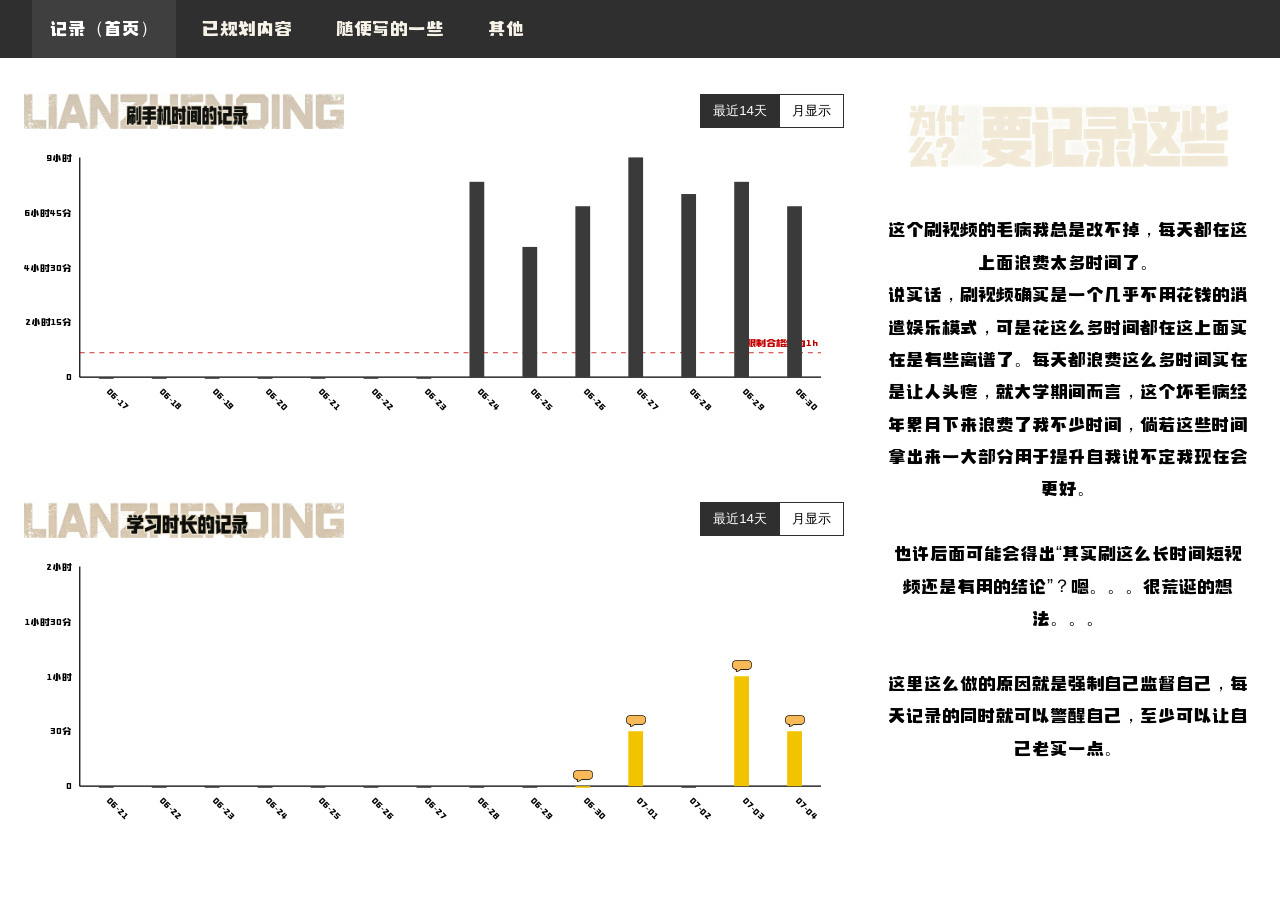
<file: index.html>
﻿<!doctype html>
<html lang="zh-CN">
<head>
  <meta charset="UTF-8" />
  <meta name="viewport" content="width=device-width, initial-scale=1.0" />
  <title></title>
  <link rel="stylesheet" href="./styles/app.css" />
</head>
<body data-page="home">
  <div class="app-shell">
    <header class="site-nav">
      <nav class="sidebar-nav" data-role="sidebar-nav"></nav>
    </header>

    <main class="content">
      <div class="home-layout">
        <div class="chart-column">
          <section class="chart-card" data-mode-target="phone">
            <header class="chart-head">
              <div>
                <img class="chart-title-image" src="./picture/刷手机时间的记录.png" alt="" data-role="phone-title-image" />
              </div>
              <div class="chart-controls">
                <select class="month-select" data-role="phone-month" hidden></select>
                <div class="mode-switch">
                  <button type="button" class="mode-button is-active" data-mode="recent"></button>
                  <button type="button" class="mode-button" data-mode="month"></button>
                </div>
              </div>
            </header>
            <div class="chart-panel" data-role="phone-chart"></div>
          </section>

          <section class="chart-card" data-mode-target="learning">
            <header class="chart-head">
              <div>
                <img class="chart-title-image" src="./picture/学习时长的记录.png" alt="" data-role="learning-title-image" />
              </div>
              <div class="chart-controls">
                <select class="month-select" data-role="learning-month" hidden></select>
                <div class="mode-switch">
                  <button type="button" class="mode-button is-active" data-mode="recent"></button>
                  <button type="button" class="mode-button" data-mode="month"></button>
                </div>
              </div>
            </header>
            <div class="chart-panel" data-role="learning-chart"></div>
          </section>
        </div>

        <aside class="reason-panel">
          <img class="reason-image" src="./picture/为什么要记录这些.png" alt="" data-role="reason-image" />
          <p data-role="reason-copy"></p>
        </aside>
      </div>
    </main>
  </div>

  <script src="./scripts/strings.js"></script>
  <script src="./app.js"></script>
</body>
</html>
</file>
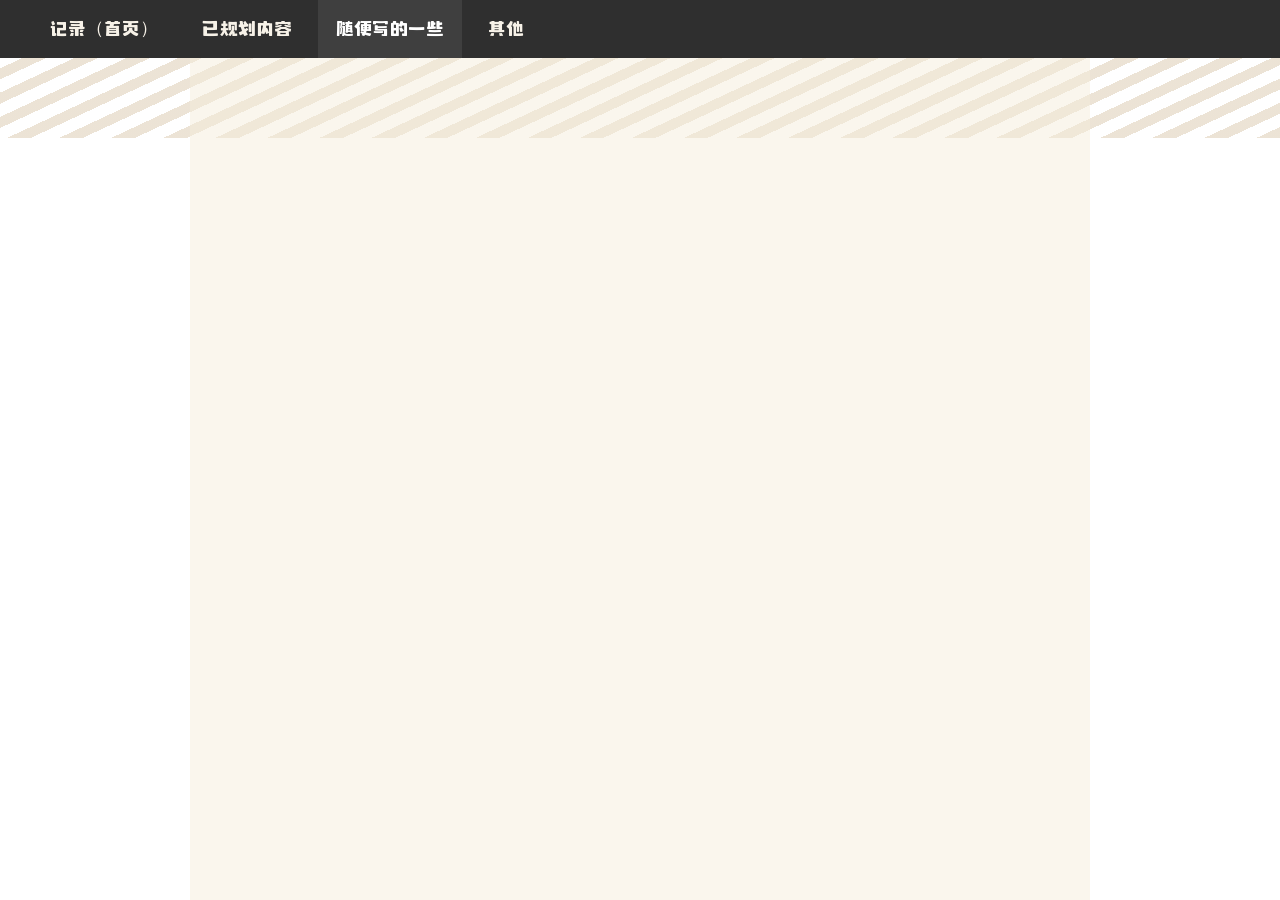
<file: article.html>
<!doctype html>
<html lang="zh-CN">
<head>
  <meta charset="UTF-8" />
  <meta name="viewport" content="width=device-width, initial-scale=1.0" />
  <title></title>
  <link rel="stylesheet" href="./styles/app.css" />
</head>
<body data-page="article">
  <div class="app-shell">
    <header class="site-nav">
      <nav class="sidebar-nav" data-role="sidebar-nav"></nav>
    </header>

    <main class="content">
      <article class="article-detail" data-role="article-detail"></article>
    </main>
  </div>

  <script src="./scripts/strings.js"></script>
  <script src="./app.js"></script>
</body>
</html>
</file>
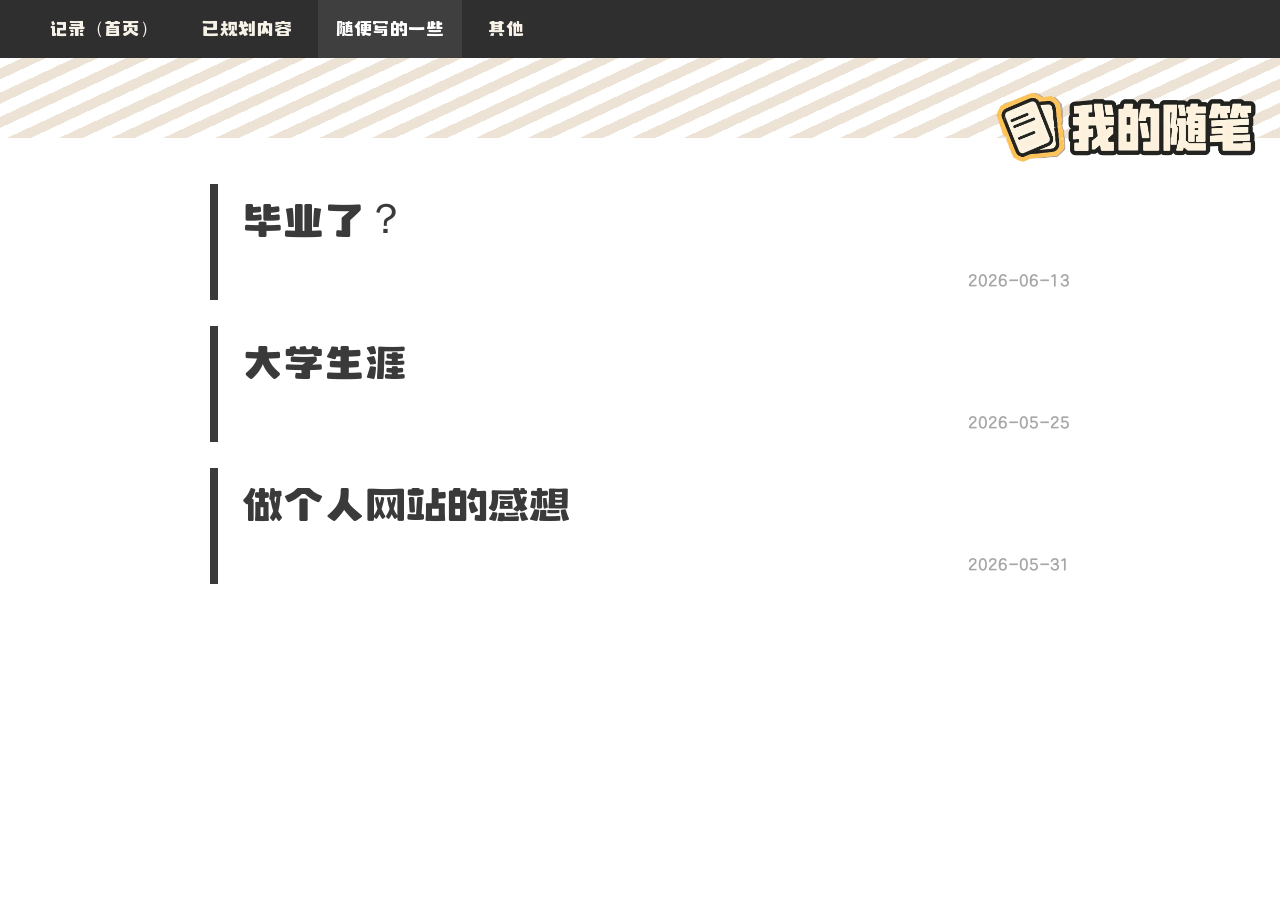
<file: feelfree.html>
﻿<!doctype html>
<html lang="zh-CN">
<head>
  <meta charset="UTF-8" />
  <meta name="viewport" content="width=device-width, initial-scale=1.0" />
  <title></title>
  <link rel="stylesheet" href="./styles/app.css" />
</head>
<body data-page="feelfree">
  <div class="app-shell">
    <header class="site-nav">
      <nav class="sidebar-nav" data-role="sidebar-nav"></nav>
    </header>

    <main class="content">
      <img class="page-corner-image" src="./picture/我的随笔.png" alt="" data-role="essay-image" />
      <div class="entry-list essay-list" data-role="essay-list"></div>
    </main>
  </div>

  <script src="./scripts/strings.js"></script>
  <script src="./app.js"></script>
</body>
</html>
</file>
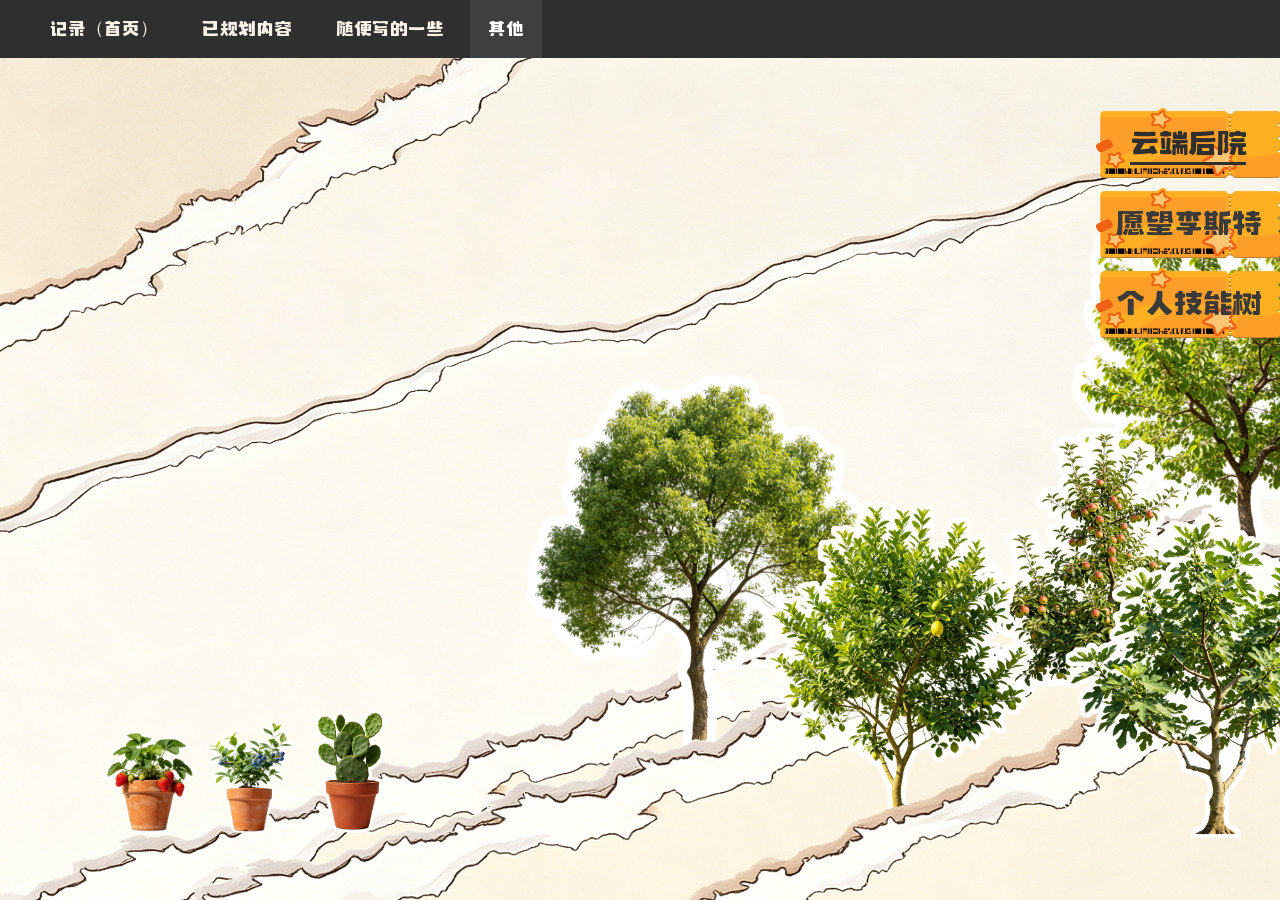
<file: other.html>
<!doctype html>
<html lang="zh-CN">
<head>
  <meta charset="UTF-8" />
  <meta name="viewport" content="width=device-width, initial-scale=1.0" />
  <title></title>
  <link rel="stylesheet" href="./styles/app.css" />
</head>
<body data-page="other">
  <div class="app-shell">
    <header class="site-nav">
      <nav class="sidebar-nav" data-role="sidebar-nav"></nav>
    </header>

    <main class="content other-content">
      <div class="other-switch" data-role="other-switch">
        <button class="other-switch-button is-active" type="button" data-other-tab="yard"></button>
        <button class="other-switch-button" type="button" data-other-tab="wishes"></button>
        <button class="other-switch-button" type="button" data-other-tab="skills"></button>
      </div>

      <section class="other-panel other-panel--yard is-active" data-other-panel="yard"></section>
      <section class="other-panel other-panel--wishes" data-other-panel="wishes"></section>
      <!-- <section class="other-panel other-panel--skills" data-other-panel="skills"></section> -->
    </main>
  </div>

  <script src="./scripts/strings.js"></script>
  <script src="./app.js"></script>
</body>
</html>
</file>
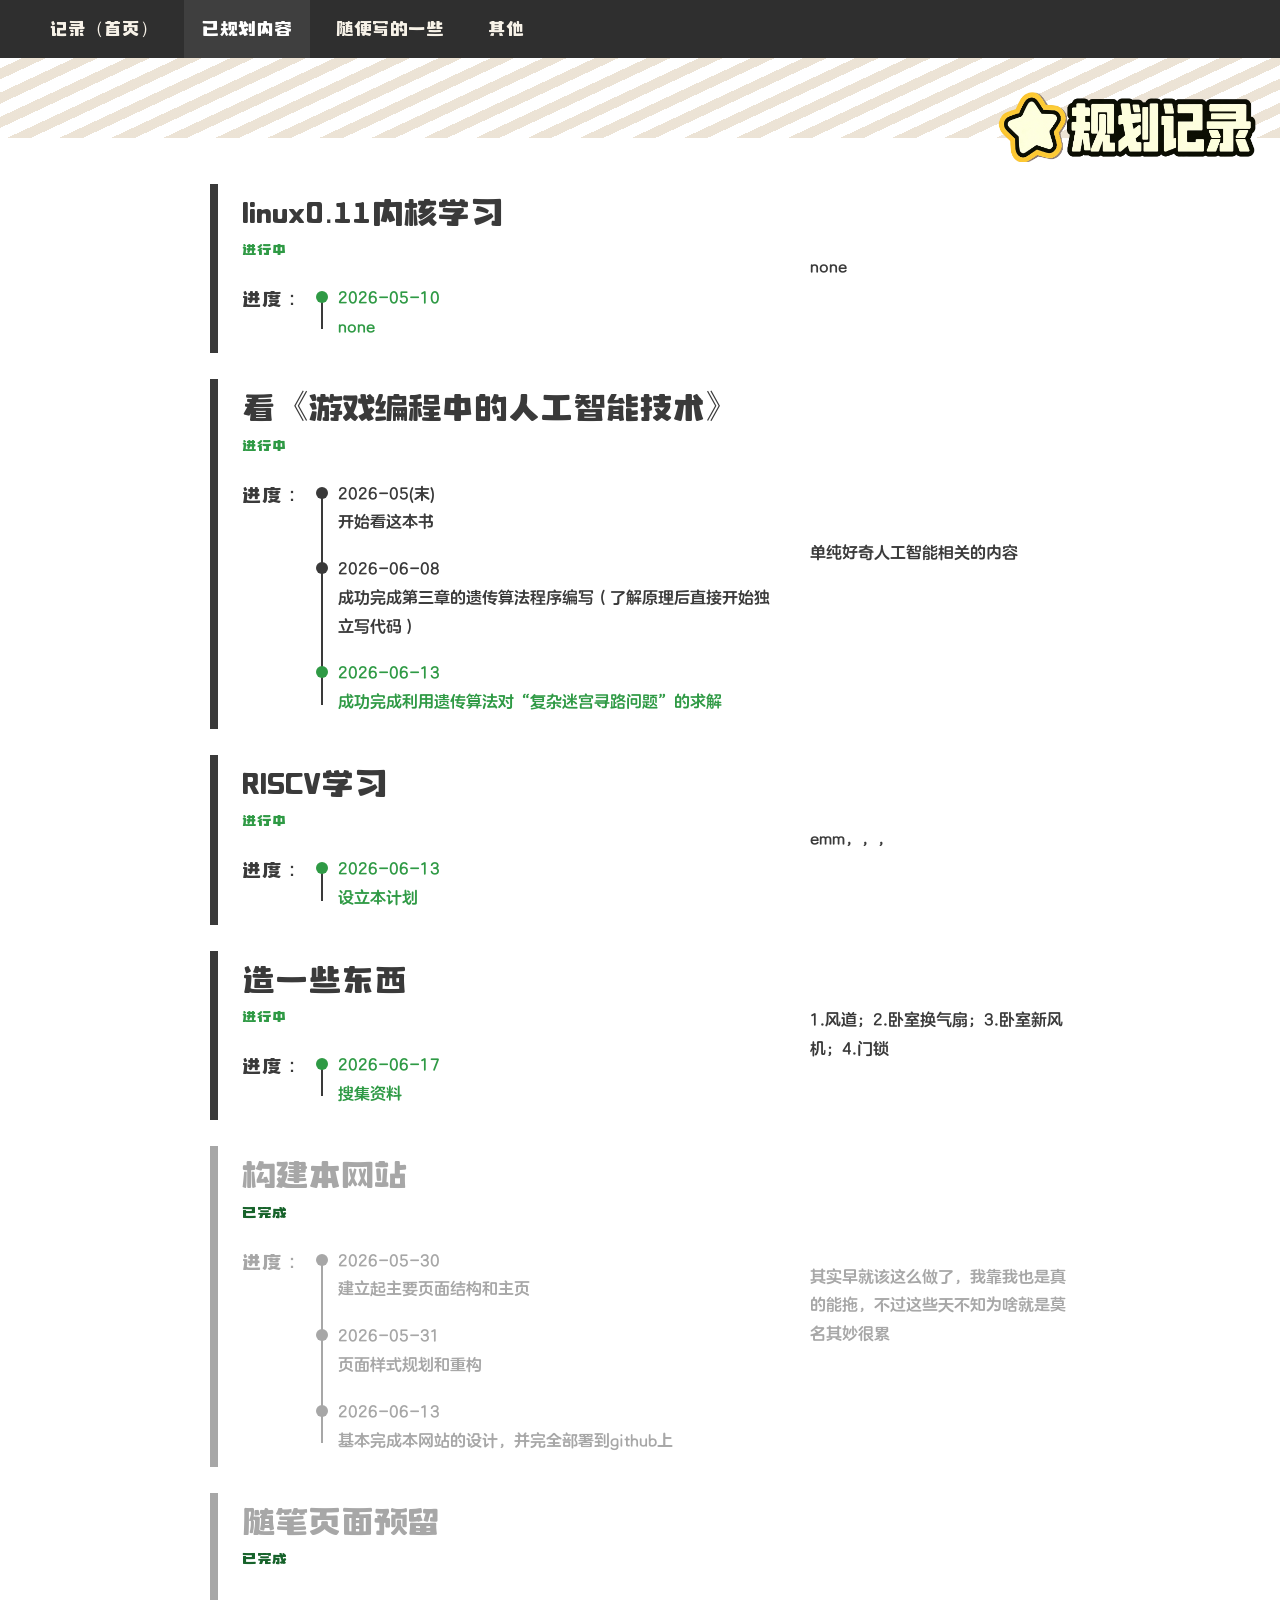
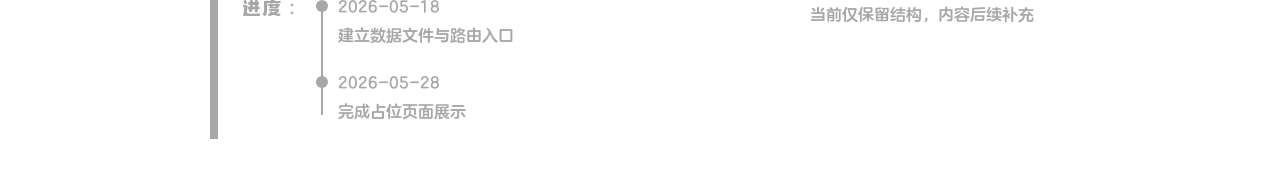
<file: schedule.html>
﻿<!doctype html>
<html lang="zh-CN">
<head>
  <meta charset="UTF-8" />
  <meta name="viewport" content="width=device-width, initial-scale=1.0" />
  <title></title>
  <link rel="stylesheet" href="./styles/app.css" />
</head>
<body data-page="schedule">
  <div class="app-shell">
    <header class="site-nav">
      <nav class="sidebar-nav" data-role="sidebar-nav"></nav>
    </header>

    <main class="content">
      <img class="page-corner-image" src="./picture/规划记录.png" alt="" data-role="schedule-image" />
      <div class="entry-list schedule-list" data-role="schedule-list"></div>
    </main>
  </div>

  <script src="./scripts/strings.js"></script>
  <script src="./app.js"></script>
</body>
</html>
</file>
<file: styles/app.css>
﻿@font-face {
  font-family: 'Mianfeiziti';
  src: url('../fonts/MIANFEIZITI.ttf') format('truetype');
  font-display: swap;
}

@font-face {
  font-family: 'Fzltyjt';
  src: url('../fonts/FZLTYJT.ttf') format('truetype');
  font-display: swap;
}

:root {
  color-scheme: light;
  --page-bg: #ffffff;
  --nav-bg: #2f2f2f;
  --stripe-brown: rgba(176, 139, 82, 0.24);
  --nav-text: #f7f2e8;
  --nav-active: #ffffff;
  --text-main: #000000;
  --text-deep-gray: #3a3a3a;
  --text-light-gray: #a7a7a7;
  --text-mid-gray: #8a8a8a;
  --status-green: #2f9a45;
  --status-deep-green: #17632b;
  --bar: #3a3a3a;
  --bar-note: #f2c400;
  --axis: #000000;
  --control-border: #2f2f2f;
  font-family: 'Mianfeiziti', 'Microsoft YaHei', sans-serif;
}

* {
  box-sizing: border-box;
}

html,
body {
  margin: 0;
  min-height: 100%;
}

body {
  min-height: 100vh;
  color: var(--text-main);
  background: var(--page-bg);
}

.app-shell {
  position: relative;
  min-height: 100vh;
}

body[data-page='schedule'] .app-shell::before,
body[data-page='feelfree'] .app-shell::before,
body[data-page='article'] .app-shell::before {
  content: '';
  position: absolute;
  z-index: 0;
  top: 58px;
  left: 0;
  width: 100%;
  height: 80px;
  pointer-events: none;
  background: repeating-linear-gradient(
    -25deg,
    var(--stripe-brown) 0 10px,
    transparent 10px 22px
  );
}

.site-nav {
  position: relative;
  z-index: 2;
  width: 100%;
  min-height: 58px;
  display: flex;
  align-items: center;
  padding: 0 32px;
  background: var(--nav-bg);
}

.sidebar-nav {
  display: flex;
  align-items: center;
  gap: 8px;
  font-family: 'Mianfeiziti', 'Microsoft YaHei', sans-serif;
}

.sidebar-link {
  display: inline-flex;
  align-items: center;
  min-height: 58px;
  padding: 0 18px;
  color: var(--nav-text);
  text-decoration: none;
  font-size: 18px;
  line-height: 1;
  white-space: nowrap;
}

.sidebar-link:hover,
.sidebar-link.is-active {
  color: var(--nav-active);
  background: rgba(255, 255, 255, 0.08);
}

.content {
  position: relative;
  z-index: 1;
  width: min(1280px, calc(100% - 48px));
  margin: 0 auto;
  padding: 34px 0 48px;
}

.home-layout {
  display: grid;
  grid-template-columns: minmax(0, 820px) minmax(220px, 360px);
  gap: 44px;
  align-items: start;
}

.chart-column {
  display: grid;
  gap: 48px;
}

.chart-card {
  padding: 0;
}

.chart-head {
  display: flex;
  align-items: center;
  justify-content: space-between;
  gap: 20px;
  margin-bottom: 12px;
}

.chart-title-image {
  display: block;
  width: auto;
  max-width: min(320px, 70vw);
  max-height: 58px;
}

.chart-controls {
  display: flex;
  align-items: center;
  justify-content: flex-end;
  gap: 10px;
  flex-wrap: wrap;
}

.month-select {
  height: 32px;
  min-width: 126px;
  padding: 0 8px;
  border: 1px solid var(--control-border);
  border-radius: 0;
  color: var(--text-main);
  background: transparent;
  outline: none;
}

.mode-switch {
  display: inline-flex;
  border: 1px solid var(--control-border);
}

.mode-button {
  height: 32px;
  padding: 0 12px;
  border: 0;
  border-right: 1px solid var(--control-border);
  color: var(--text-main);
  background: transparent;
  cursor: pointer;
}

.mode-button:last-child {
  border-right: 0;
}

.mode-button.is-active {
  color: #ffffff;
  background: var(--nav-bg);
}

.chart-panel {
  overflow: visible;
}

.chart-body {
  position: relative;
  min-width: 0;
  overflow: visible;
}

.empty-state {
  min-height: 220px;
  display: grid;
  place-items: center;
  color: var(--text-main);
}

.chart-panel svg {
  width: 100%;
  height: auto;
  display: block;
}

.axis-line {
  stroke: var(--axis);
  stroke-width: 1.5;
}

.axis-label,
.tick-label {
  fill: var(--axis);
  font-size: 12px;
}

.limit-line {
  stroke: #c40000;
  stroke-width: 1;
  stroke-dasharray: 6 6;
}

.limit-label {
  fill: #c40000;
  font-size: 13px;
}

.bar {
  fill: var(--bar);
  cursor: pointer;
}

.bar--note {
  fill: var(--bar-note);
}

.note-marker-layer {
  position: absolute;
  inset: 0;
  pointer-events: none;
}

.note-marker {
  position: absolute;
  z-index: 4;
  display: block;
  width: 20px;
  height: 20px;
  padding: 0;
  transform: translate(-50%, -100%);
  cursor: pointer;
  outline: none;
  pointer-events: auto;
  background: url('../picture/备注提示.png') center / contain no-repeat;
  transition: transform 120ms ease, filter 120ms ease;
  overflow: visible;
}

.note-bubble {
  display: block;
  position: absolute;
  bottom: calc(100% + 8px);
  left: 50%;
  max-width: min(360px, 70vw);
  width: max-content;
  min-width: 120px;
  padding: 10px 14px;
  border: 2px solid var(--text-deep-gray);
  color: var(--text-deep-gray);
  background: var(--page-bg);
  box-shadow: 6px 6px 0 rgba(58, 58, 58, 0.16);
  font-size: 15px;
  line-height: 1.7;
  opacity: 0;
  pointer-events: none;
  transform: translate(-50%, 8px) scale(0.72);
  transform-origin: 50% 100%;
  transition: opacity 160ms ease, transform 220ms cubic-bezier(0.2, 1, 0.2, 1);
  white-space: pre-wrap;
}

.note-marker:hover,
.note-marker:focus-visible {
  transform: translate(-50%, -100%) scale(1.16);
  filter: drop-shadow(4px 4px 0 rgba(58, 58, 58, 0.12));
}

.note-marker:hover .note-bubble,
.note-marker:focus-visible .note-bubble {
  opacity: 1;
  transform: translate(-50%, 0) scale(1);
}

.reason-panel {
  position: sticky;
  top: 82px;
  display: grid;
  gap: 14px;
  justify-items: center;
  padding-top: 12px;
}

.reason-image {
  display: block;
  width: min(100%, 320px);
  height: auto;
}

.reason-panel p {
  margin: 0;
  color: var(--text-main);
  font-size: 18px;
  line-height: 1.8;
  text-align: center;
  white-space: pre-line;
}

.fz-font {
  font-family: 'Fzltyjt', 'Microsoft YaHei', sans-serif;
}

.page-corner-image {
  display: block;
  width: min(260px, 34vw);
  height: auto;
  margin: 0 0 22px auto;
}

.entry-list {
  width: min(860px, 100%);
  margin: 0 auto;
  display: grid;
  gap: 26px;
}

.entry-item {
  border-left: 8px solid var(--text-deep-gray);
}

.schedule-item {
  display: grid;
  grid-template-columns: minmax(0, 1fr) minmax(180px, 260px);
  gap: 30px;
  padding: 10px 0 12px 24px;
}

.schedule-name {
  color: var(--text-deep-gray);
  font-size: 34px;
  line-height: 1.15;
}

.schedule-status {
  margin-top: 6px;
  font-size: 15px;
  line-height: 1.4;
}

.status--todo {
  color: var(--text-mid-gray);
}

.status--progress {
  color: var(--status-green);
}

.status--done {
  color: var(--status-deep-green);
}

.schedule-progress {
  display: grid;
  grid-template-columns: auto minmax(0, 1fr);
  gap: 14px;
  margin-top: 24px;
}

.progress-label {
  color: var(--text-deep-gray);
  font-size: 20px;
  line-height: 1.5;
}

.progress-beads {
  position: relative;
  display: grid;
  gap: 18px;
  padding-left: 22px;
}

.progress-beads::before {
  content: '';
  position: absolute;
  top: 12px;
  bottom: 12px;
  left: 5px;
  width: 2px;
  background: var(--text-deep-gray);
}

.progress-item {
  position: relative;
}

.progress-item::before {
  content: '';
  position: absolute;
  top: 7px;
  left: -22px;
  width: 12px;
  height: 12px;
  border-radius: 50%;
  background: var(--text-deep-gray);
}

.progress-date,
.progress-content,
.schedule-remark {
  color: var(--text-deep-gray);
  font-size: 16px;
  line-height: 1.8;
}

.schedule-remark {
  align-self: center;
}

.schedule-item--done .schedule-name,
.schedule-item--done .progress-label,
.schedule-item--done .progress-date,
.schedule-item--done .progress-content,
.schedule-item--done .schedule-remark {
  color: var(--text-light-gray);
}

.schedule-item--done .progress-beads::before,
.schedule-item--done .progress-item::before {
  background: var(--text-light-gray);
}

.schedule-item--done {
  border-left-color: var(--text-light-gray);
}

.schedule-item--progress .progress-item.is-latest::before {
  background: var(--status-green);
  animation: bead-breathe 1.8s ease-out infinite;
}

.schedule-item--progress .progress-item.is-latest .progress-date,
.schedule-item--progress .progress-item.is-latest .progress-content {
  color: var(--status-green);
}

.essay-item {
  position: relative;
  display: grid;
  min-height: 116px;
  padding: 12px 0 10px 24px;
  color: inherit;
  background: var(--page-bg);
  text-decoration: none;
  transition: transform 120ms cubic-bezier(0.2, 0, 0.2, 1);
  will-change: transform;
}

.essay-hover-frame {
  background: var(--text-deep-gray);
}

.essay-hover-frame:hover .essay-item {
  transform: translateX(28px);
  transition-duration: 320ms;
  transition-timing-function: cubic-bezier(0.16, 1, 0.3, 1);
}

.essay-title {
  color: var(--text-deep-gray);
  font-size: 42px;
  line-height: 1.18;
}

.essay-date {
  justify-self: end;
  align-self: end;
  color: var(--text-light-gray);
  font-size: 16px;
}

.article-detail {
  position: relative;
  isolation: isolate;
  width: min(780px, 100%);
  margin: 0 auto;
  text-align: center;
}

.article-detail::before {
  content: '';
  position: absolute;
  z-index: -1;
  top: -34px;
  bottom: -48px;
  left: 50%;
  width: min(900px, calc(100vw - 28px));
  min-height: calc(100vh - 58px);
  background: rgba(245, 237, 220, 0.5);
  transform: translateX(-50%);
}

.article-title {
  position: relative;
  isolation: isolate;
  display: inline-block;
  margin: 0;
  padding: 28px 72px;
  color: var(--text-deep-gray);
  font-size: 48px;
  font-weight: 400;
  line-height: 1.2;
}

.article-title::before {
  content: '';
  position: absolute;
  z-index: -1;
  inset: 0;
  background: url('../picture/标题背景.png') center / contain no-repeat;
}

.article-date {
  margin-top: 8px;
  color: var(--text-light-gray);
  font-size: 15px;
  line-height: 1.6;
}

.article-body {
  position: relative;
  z-index: 1;
  margin-top: 34px;
  color: var(--text-deep-gray);
  font-size: 18px;
  line-height: 2;
  text-align: left;
  white-space: pre-wrap;
}

.other-content {
  width: 100%;
  min-height: calc(100vh - 58px);
  padding: 0;
}

.other-switch {
  position: fixed;
  z-index: 5;
  top: 108px;
  right: 0;
  display: grid;
  justify-items: end;
  gap: 10px;
  padding: 0;
}
/*原来是142和54 20*/
.other-switch-button {
  border: 0;
  min-width: 184px;
  min-height: 70px;
  padding: 0 16px;
  color: var(--text-deep-gray);
  background: url('../picture/[其他]页面-按钮.png') center / 100% 100% no-repeat;
  font-family: 'Mianfeiziti', 'Microsoft YaHei', sans-serif;
  font-size: 30px;
  line-height: 1.2;
  cursor: pointer;
}

.other-switch-button.is-active {
  color: var(--nav-bg);
  text-decoration: underline;
  text-underline-offset: 10px;
}

.other-panel {
  display: none;
  position: relative;
  min-height: calc(100vh - 58px);
  overflow: hidden;
}

.other-panel.is-active {
  display: block;
}

.other-panel--yard {
  background: url('../picture/[其他]页面-图层1.png') center / cover no-repeat;
}

.yard-stage {
  position: relative;
  width: 100%;
  min-width: 1600px;
  min-height: calc(100vh - 58px);
}

.yard-plant {
  position: absolute;
  transform: translate(-50%, -100%);
  transform-origin: 50% 100%;
  cursor: pointer;
}

.yard-plant--floor-2 {
  z-index: 2;
}

.yard-plant--floor-4 {
  z-index: 4;
}

.yard-plant--floor-6 {
  z-index: 6;
}

.yard-plant:hover,
.yard-plant:focus-within {
  z-index: 10;
}

.yard-plant-image {
  display: block;
  width: min(180px, 14vw);
  height: auto;
  transform: scale(var(--plant-scale, 1));
  transform-origin: 50% 100%;
  transition: transform 260ms cubic-bezier(0.16, 1, 0.3, 1);
}

.yard-plant:hover .yard-plant-image,
.yard-plant:focus-within .yard-plant-image {
  transform: scale(calc(var(--plant-scale, 1) * 1.06));
}

.yard-layer {
  position: absolute;
  inset: 0;
  width: 100%;
  height: 100%;
  object-fit: cover;
  pointer-events: none;
}

.yard-layer--three {
  z-index: 3;
}

.yard-layer--five {
  z-index: 5;
}

.info-bubble {
  position: absolute;
  z-index: 8;
  width: max-content;
  max-width: min(320px, 70vw);
  padding: 10px 14px;
  border: 2px solid var(--text-deep-gray);
  color: var(--text-light-gray);
  background: var(--page-bg);
  box-shadow: 6px 6px 0 rgba(58, 58, 58, 0.16);
  font-size: 15px;
  line-height: 1.7;
  opacity: 0;
  pointer-events: none;
  transform: translate(-50%, 8px) scale(0.72);
  transform-origin: 50% 100%;
  transition: opacity 160ms ease, transform 220ms cubic-bezier(0.2, 1, 0.2, 1);
  white-space: pre-wrap;
}

.info-bubble-name {
  color: var(--bar-note);
  font-family: 'Mianfeiziti', 'Microsoft YaHei', sans-serif;
  font-size: 18px;
  line-height: 1.4;
}

.info-bubble-note {
  margin-top: 4px;
  color: var(--text-light-gray);
}

.yard-bubble {
  bottom: calc(100% + 10px);
  left: 50%;
}

.yard-plant:hover .yard-bubble,
.yard-plant:focus-within .yard-bubble,
.mondrian-block:hover .wish-bubble,
.mondrian-block:focus-within .wish-bubble {
  opacity: 1;
  transform: translate(-50%, 0) scale(1);
}
/*蒙德里安，即愿望李斯特*/
/*原来是980，140*/
.mondrian-board {
  display: grid;
  grid-template-columns: 0.45fr 1.5fr 1fr 1.35fr 0.65fr 1.25fr 1fr 0.75fr 0.55fr 0.75fr 0.55fr 0.45fr 1fr 1.25fr 1.05fr;
  grid-template-rows: 0.35fr 0.75fr 1.35fr 0.65fr 0.35fr 0.45fr 1.1fr 0.75fr 0.55fr 0.45fr 0.55fr 0.7fr 0.45fr 0.45fr 1fr;
  width: min(1400px, calc(100% - 100px));
  min-height: 940px;
  margin: 0px auto 0px;
  background: #050505;
  border: 10px solid #050505;
  gap: 10px;
}

.mondrian-block {
  position: relative;
  min-height: 72px;
  padding: 14px;
}

.mondrian-block::before {
  content: '';
  position: absolute;
  inset: 0;
  z-index: 1;
  background: var(--tile-bg);
}

.mondrian-block::after {
  content: '';
  position: absolute;
  inset: 0;
  z-index: 2;
  background: #ffffff;
  opacity: 0;
  transition: opacity 260ms ease;
}

.mondrian-block--white {
  --tile-bg: #f4f0e6;
}

.mondrian-block--red {
  --tile-bg: #d5251f;
}

.mondrian-block--yellow {
  --tile-bg: #f2c400;
}

.mondrian-block--blue {
  --tile-bg: #1059a6;
}

.mondrian-block--black {
  --tile-bg: #111111;
}

.mondrian-block:not(.mondrian-block--white):hover::after,
.mondrian-block:not(.mondrian-block--white):focus-within::after {
  opacity: 0.4;
}

.mondrian-wish-name {
  position: relative;
  z-index: 3;
  color: #ffffff;
  font-family: 'Mianfeiziti', 'Microsoft YaHei', sans-serif;
  font-size: 40px;
  line-height: 1.2;
}

.wish-bubble {
  top: 42px;
  left: 28px;
  transform: translate(0, 8px) scale(0.72);
  transform-origin: 0 0;
}

.mondrian-block:hover .wish-bubble,
.mondrian-block:focus-within .wish-bubble {
  transform: translate(0, 0) scale(1);
}

@keyframes bead-breathe {
  0% {
    box-shadow: 0 0 0 0 rgba(47, 154, 69, 0.5);
  }

  70% {
    box-shadow: 0 0 0 12px rgba(47, 154, 69, 0);
  }

  100% {
    box-shadow: 0 0 0 0 rgba(47, 154, 69, 0);
  }
}

@media (max-width: 760px) {
  .site-nav {
    padding: 0 14px;
    overflow-x: auto;
  }

  .sidebar-link {
    padding: 0 12px;
    font-size: 16px;
  }

  .content {
    width: calc(100% - 28px);
    padding-top: 24px;
  }

  .home-layout {
    grid-template-columns: 1fr;
    gap: 34px;
  }

  .chart-column {
    gap: 36px;
  }

  .chart-head {
    align-items: flex-start;
    flex-direction: column;
  }

  .reason-panel {
    position: static;
  }

  .page-corner-image {
    width: min(220px, 58vw);
  }

  .schedule-item {
    grid-template-columns: 1fr;
    gap: 18px;
  }

  .schedule-name {
    font-size: 28px;
  }

  .essay-title {
    font-size: 32px;
  }

  .article-title {
    font-size: 36px;
  }
}
</file>
